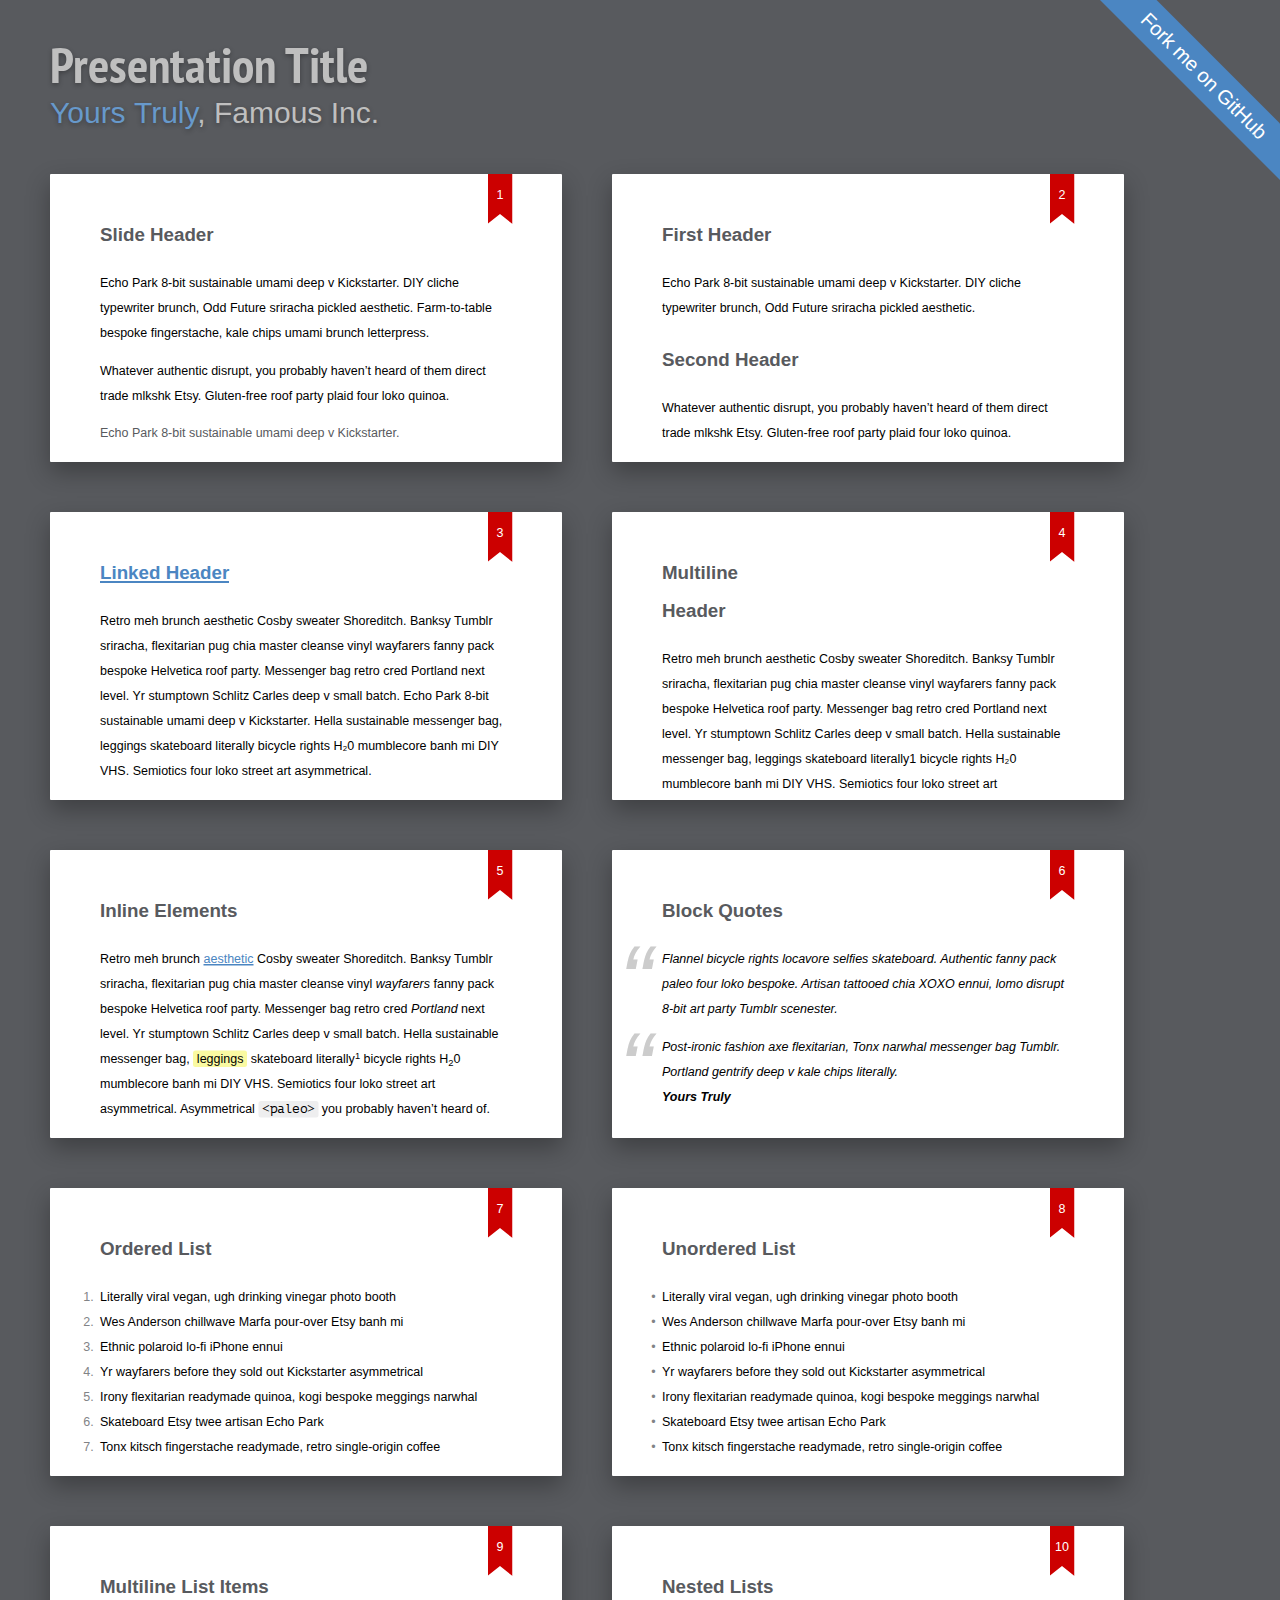
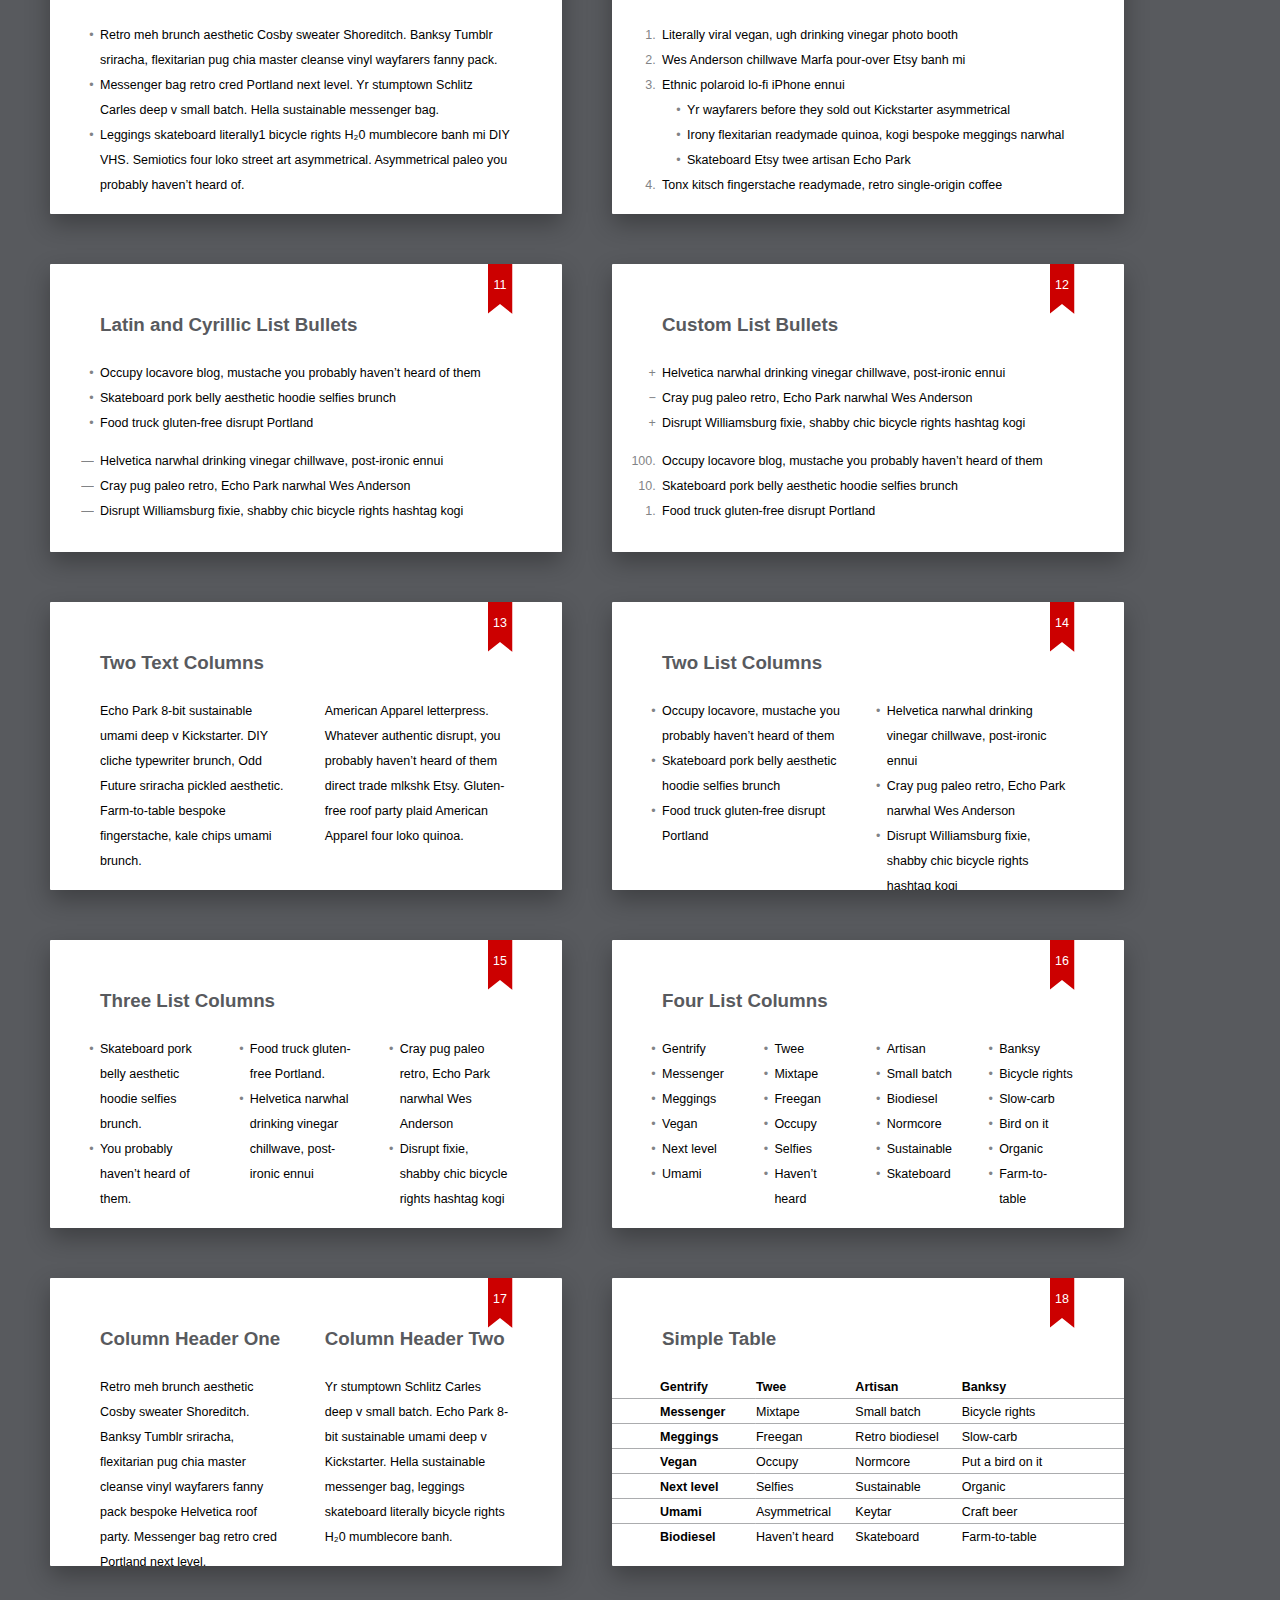
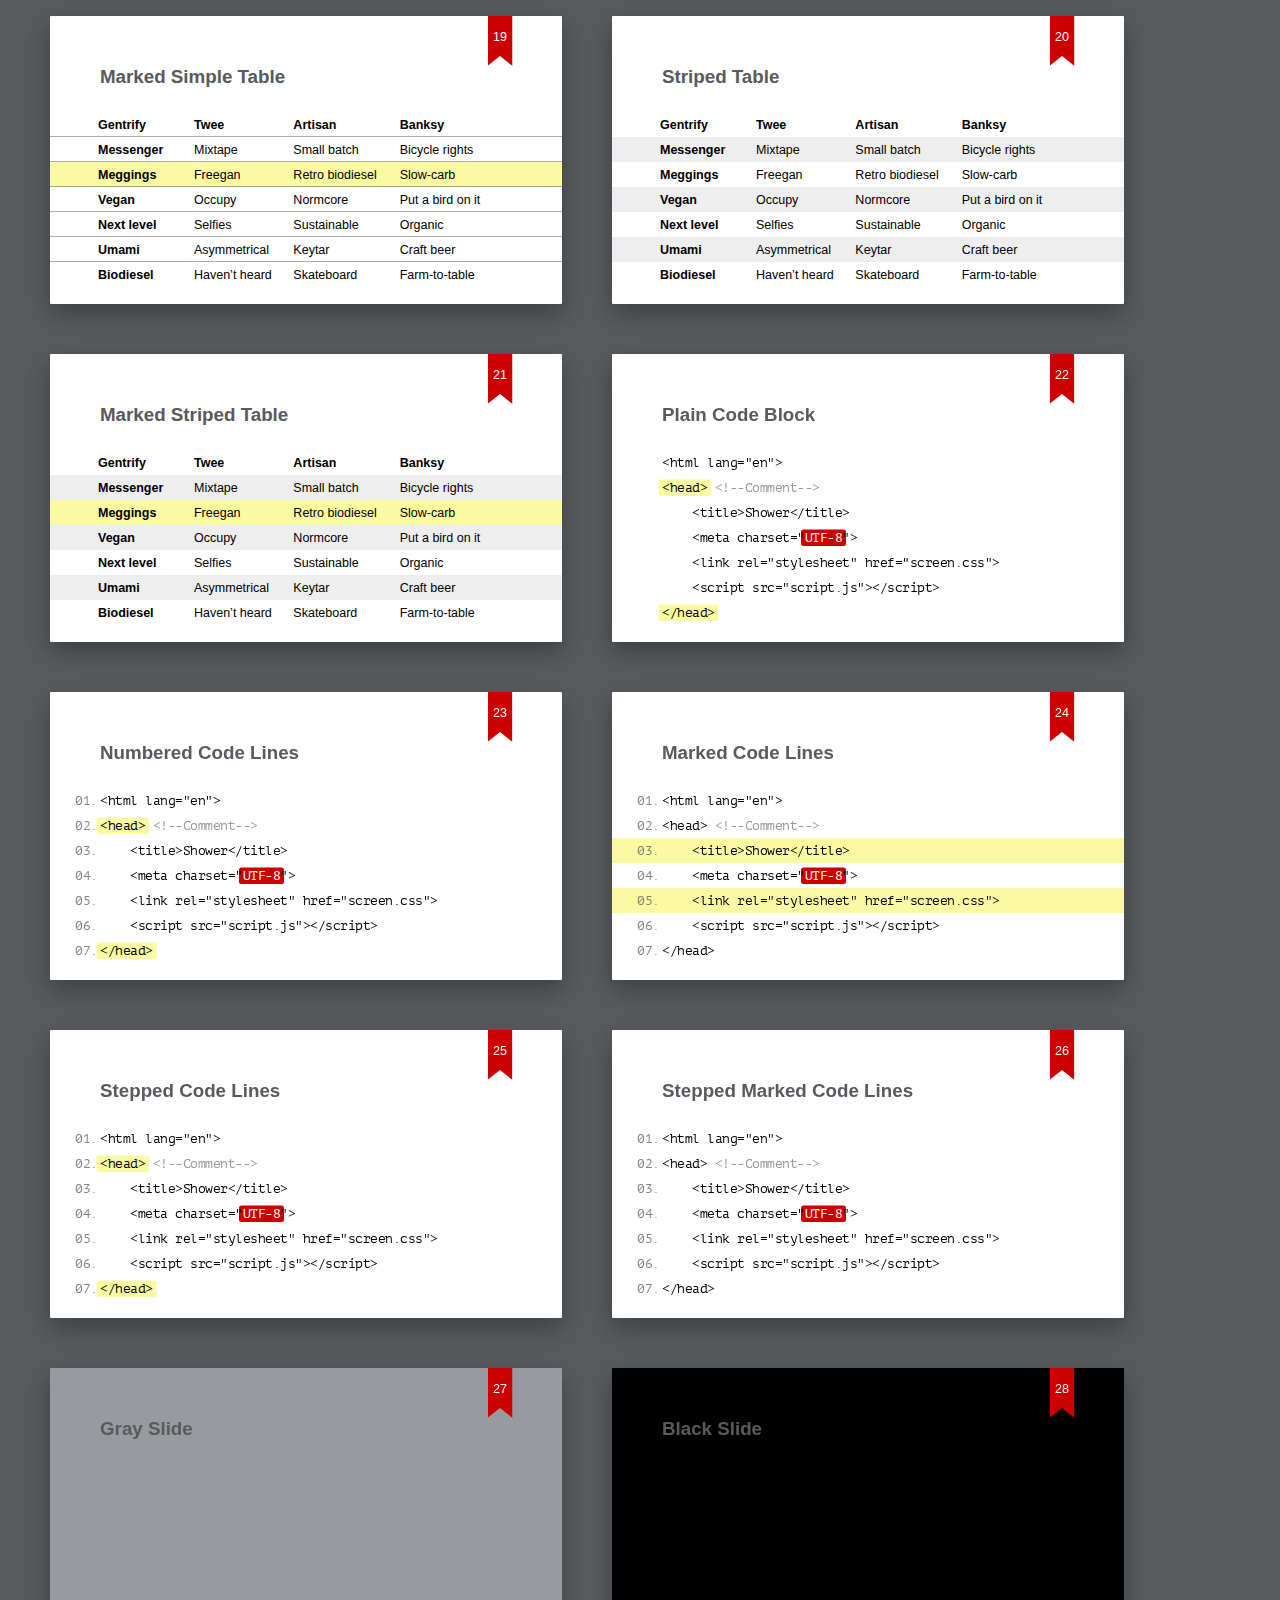
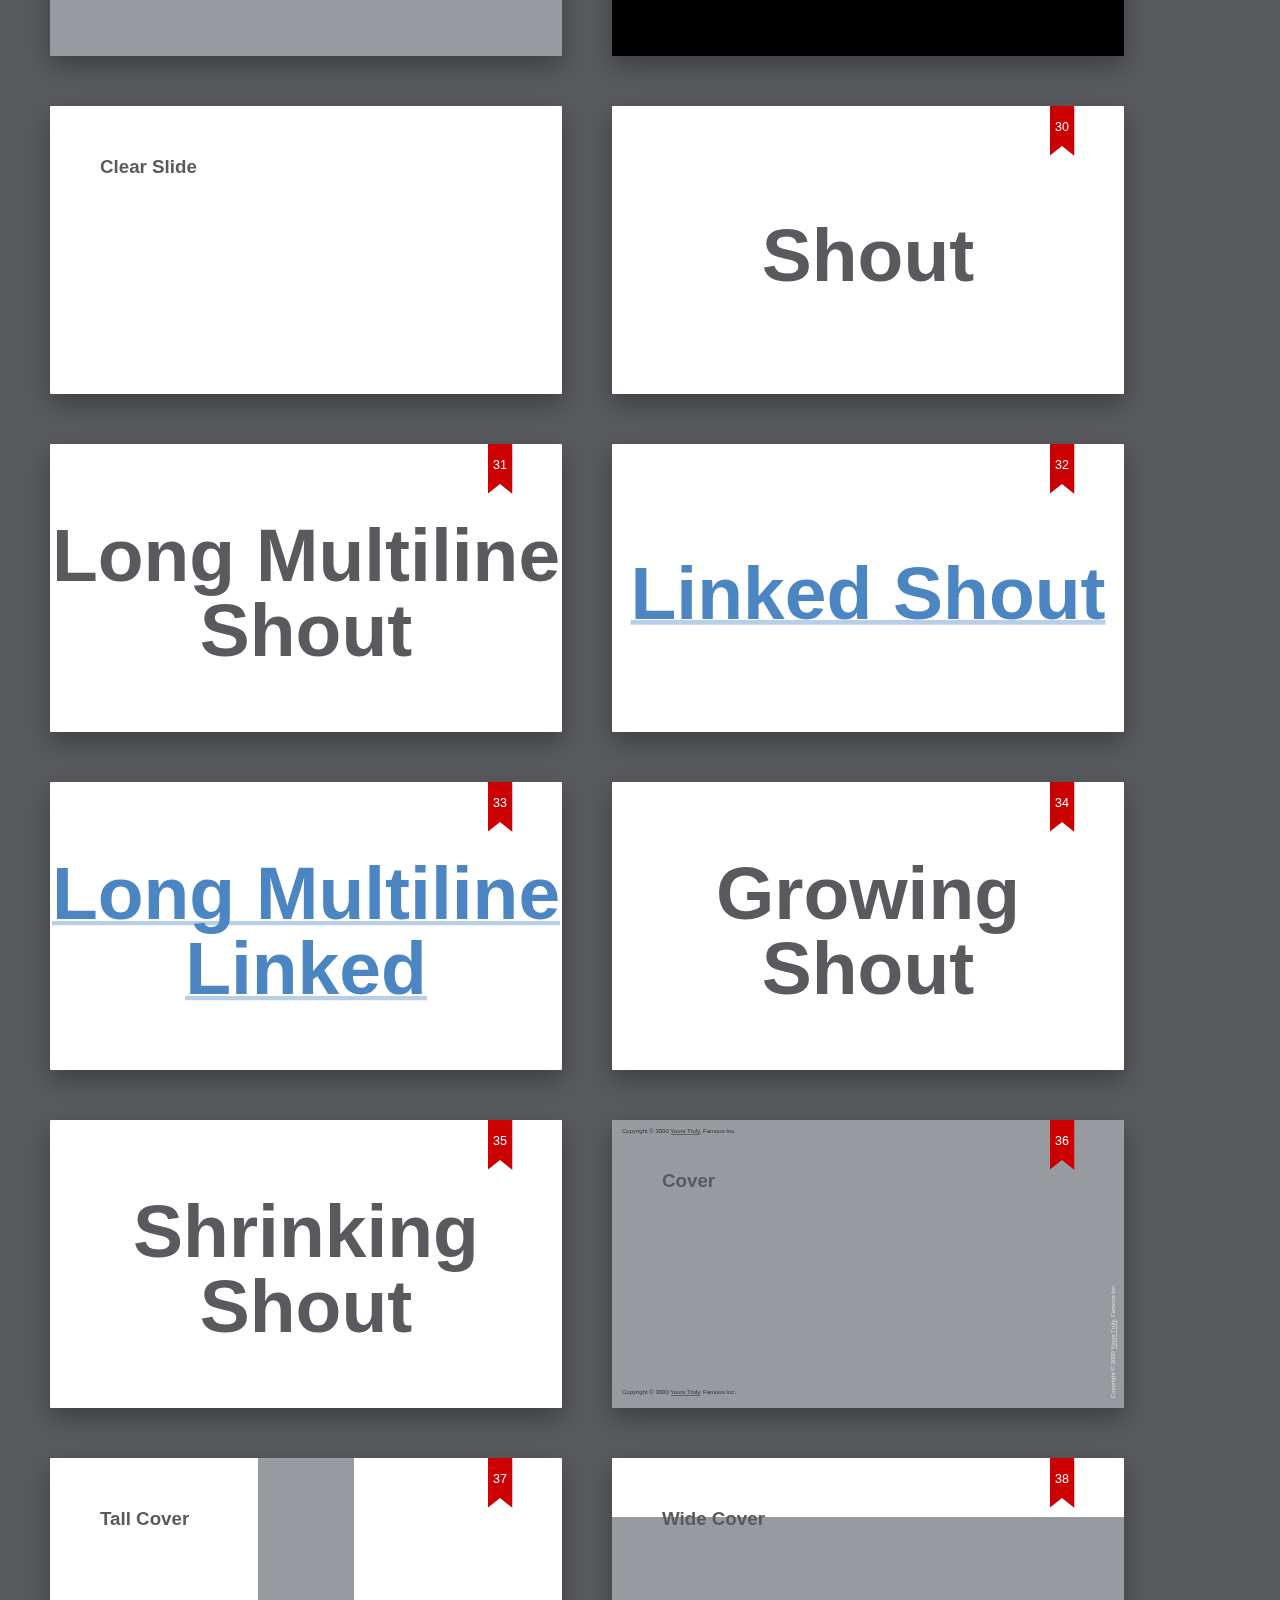
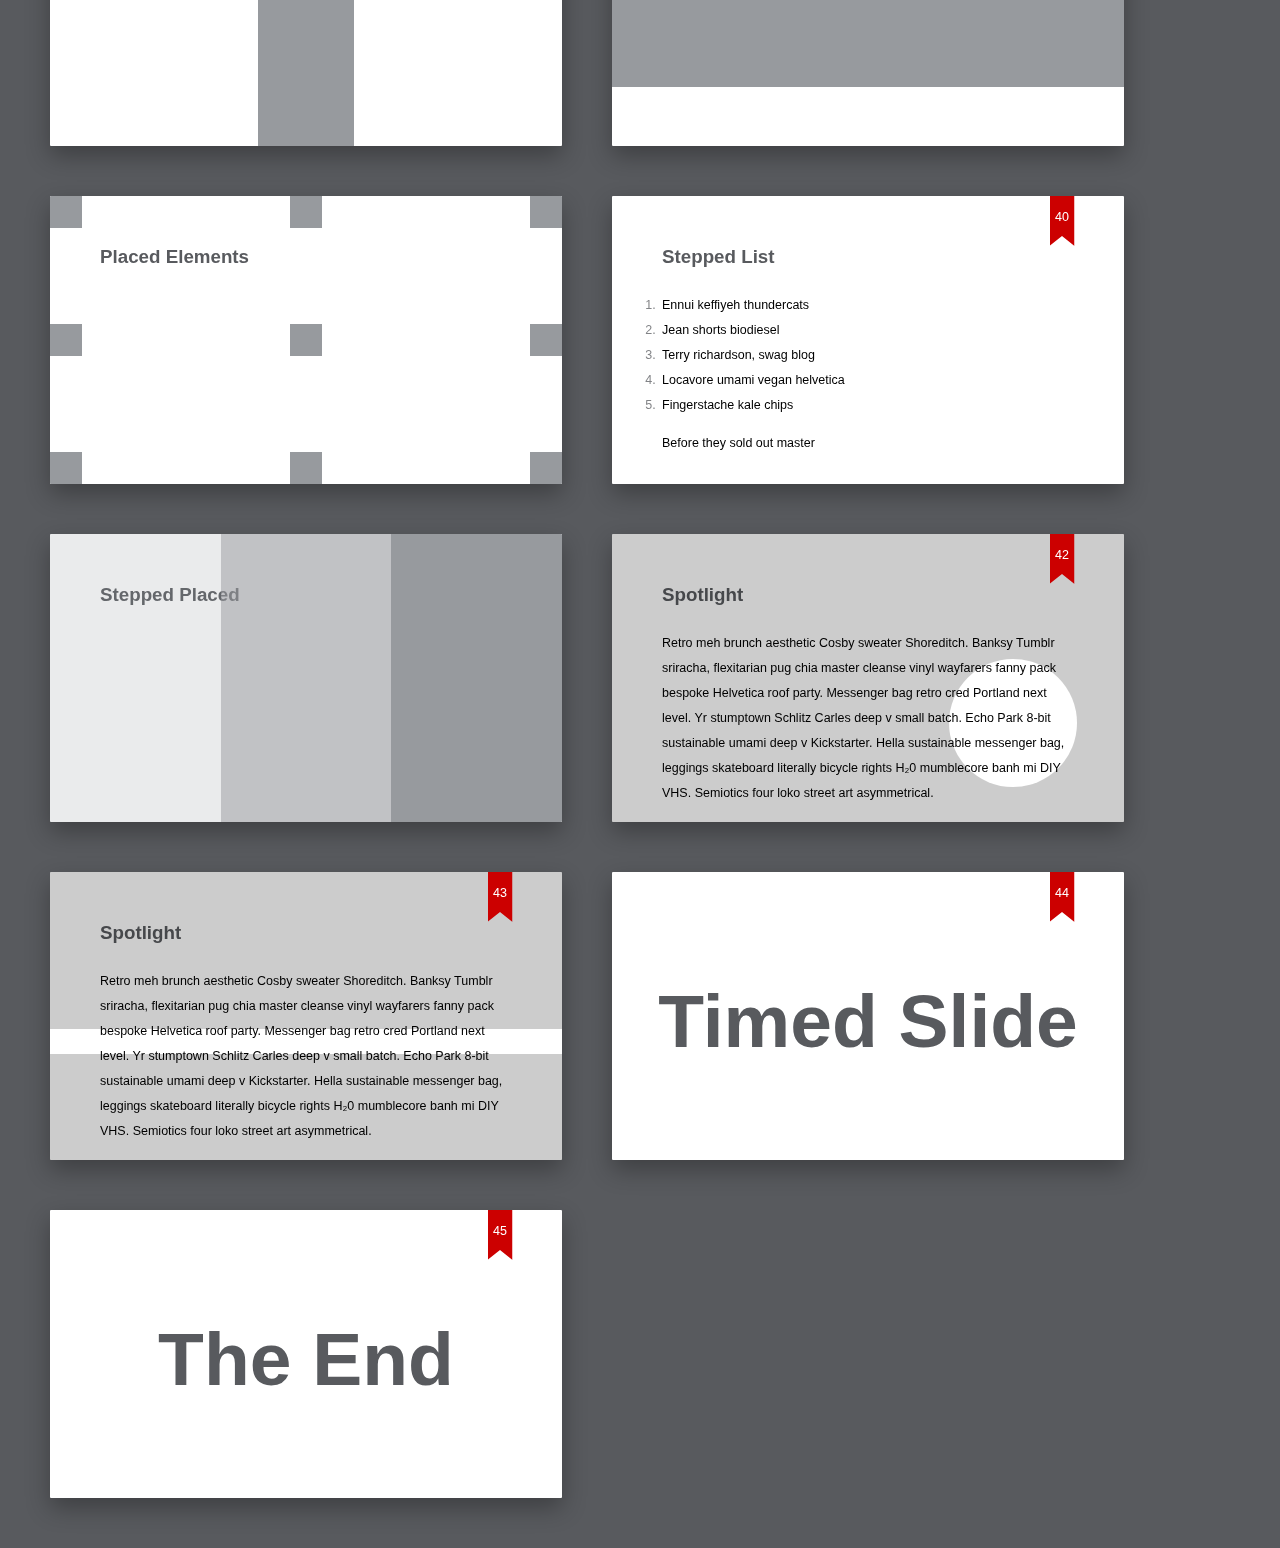
<file: shower/themes/ribbon/index.html>
<!DOCTYPE html>
<html lang="en">
<head>
    <title>Ribbon theme for Shower</title>
    <meta charset="utf-8">
    <meta name="viewport" content="width=device-width, initial-scale=1, viewport-fit=cover">
    <link rel="stylesheet" href="styles/styles.css">
    <style>
        .shower {
            --slide-ratio: calc(16 / 9);
        }
    </style>
</head>
<body class="shower list grid">

    <header class="caption">
        <h1>Presentation Title</h1>
        <p><a href="">Yours Truly</a>, Famous Inc.</p>
    </header>

    <section class="slide">
        <h2>Slide Header</h2>
        <p>Echo Park 8-bit sustainable umami deep v Kickstarter. DIY cliche typewriter brunch, Odd Future sriracha pickled aesthetic. Farm-to-table bespoke fingerstache, kale chips umami brunch letterpress.</p>
        <p>Whatever authentic disrupt, you probably haven’t heard of them direct trade mlkshk Etsy. Gluten-free roof party plaid four loko quinoa.</p>
        <p class="note">Echo Park 8-bit sustainable umami deep v Kickstarter.</p>
    </section>

    <section class="slide">
        <h2>First Header</h2>
        <p>Echo Park 8-bit sustainable umami deep v Kickstarter. DIY cliche typewriter brunch, Odd Future sriracha pickled aesthetic.</p>
        <h2>Second Header</h2>
        <p>Whatever authentic disrupt, you probably haven’t heard of them direct trade mlkshk Etsy. Gluten-free roof party plaid four loko quinoa.</p>
    </section>

    <section class="slide">
        <h2><a href="">Linked Header</a></h2>
        <p>Retro meh brunch aesthetic Cosby sweater Shoreditch. Banksy Tumblr sriracha, flexitarian pug chia master cleanse vinyl wayfarers fanny pack bespoke Helvetica roof party. Messenger bag retro cred Portland next level. Yr stumptown Schlitz Carles deep v small batch. Echo Park 8-bit sustainable umami deep v Kickstarter. Hella sustainable messenger bag, leggings skateboard literally bicycle rights H₂0 mumblecore banh mi DIY VHS. Semiotics four loko street art asymmetrical.</p>
    </section>

    <section class="slide">
        <h2>
            Multiline<br>
            Header
        </h2>
        <p>Retro meh brunch aesthetic Cosby sweater Shoreditch. Banksy Tumblr sriracha, flexitarian pug chia master cleanse vinyl wayfarers fanny pack bespoke Helvetica roof party. Messenger bag retro cred Portland next level. Yr stumptown Schlitz Carles deep v small batch. Hella sustainable messenger bag, leggings skateboard literally1 bicycle rights H₂0 mumblecore banh mi DIY VHS. Semiotics four loko street art asymmetrical.</p>
    </section>

    <section class="slide">
        <h2>Inline Elements</h2>
        <p>Retro meh brunch <a href="">aesthetic</a> Cosby sweater Shoreditch. Banksy Tumblr <strong>sriracha</strong>, flexitarian pug chia master cleanse vinyl <em>wayfarers</em> fanny pack bespoke Helvetica <b>roof</b> party. Messenger bag retro cred <i>Portland</i> next level. Yr stumptown Schlitz Carles deep v small batch. Hella sustainable messenger bag, <mark>leggings</mark> skateboard literally<sup>1</sup> bicycle rights H<sub>2</sub>0 mumblecore banh mi DIY VHS. Semiotics four loko street art asymmetrical. Asymmetrical <code>&lt;paleo&gt;</code> you probably haven’t heard of.</p>
        <footer class="footer">
            <p>Flannel bicycle rights locavore selfies skateboard. Authentic fanny pack paleo four loko bespoke. Artisan tattooed chia XOXO ennui, lomo disrupt 8-bit art party Tumblr scenester. Post-ironic fashion axe flexitarian, Tonx narwhal messenger bag Tumblr. Portland gentrify deep v kale chips literally.</p>
        </footer>
    </section>

    <section class="slide">
        <h2>Block Quotes</h2>
        <blockquote>
            <p>Flannel bicycle rights locavore selfies skateboard. Authentic fanny pack paleo four loko bespoke. Artisan tattooed chia XOXO ennui, lomo disrupt 8-bit art party Tumblr scenester.</p>
        </blockquote>
        <figure>
            <blockquote>
                <p>Post-ironic fashion axe flexitarian, Tonx narwhal messenger bag Tumblr. Portland gentrify deep v kale chips literally.</p>
            </blockquote>
            <figcaption>Yours Truly</figcaption>
        </figure>
    </section>

    <section class="slide">
        <h2>Ordered List</h2>
        <ol>
            <li>Literally viral vegan, ugh drinking vinegar photo booth</li>
            <li>Wes Anderson chillwave Marfa pour-over Etsy banh mi</li>
            <li>Ethnic polaroid lo-fi iPhone ennui</li>
            <li>Yr wayfarers before they sold out Kickstarter asymmetrical</li>
            <li>Irony flexitarian readymade quinoa, kogi bespoke meggings narwhal</li>
            <li>Skateboard Etsy twee artisan Echo Park</li>
            <li>Tonx kitsch fingerstache readymade, retro single-origin coffee</li>
        </ol>
    </section>

    <section class="slide">
        <h2>Unordered List</h2>
        <ul>
            <li>Literally viral vegan, ugh drinking vinegar photo booth</li>
            <li>Wes Anderson chillwave Marfa pour-over Etsy banh mi</li>
            <li>Ethnic polaroid lo-fi iPhone ennui</li>
            <li>Yr wayfarers before they sold out Kickstarter asymmetrical</li>
            <li>Irony flexitarian readymade quinoa, kogi bespoke meggings narwhal</li>
            <li>Skateboard Etsy twee artisan Echo Park</li>
            <li>Tonx kitsch fingerstache readymade, retro single-origin coffee</li>
        </ul>
    </section>

    <section class="slide">
        <h2>Multiline List Items</h2>
        <ul>
            <li>Retro meh brunch aesthetic Cosby sweater Shoreditch. Banksy Tumblr sriracha, flexitarian pug chia master cleanse vinyl wayfarers fanny pack.</li>
            <li>Messenger bag retro cred Portland next level. Yr stumptown Schlitz Carles deep v small batch. Hella sustainable messenger bag.</li>
            <li>Leggings skateboard literally1 bicycle rights H₂0 mumblecore banh mi DIY VHS. Semiotics four loko street art asymmetrical. Asymmetrical paleo you probably haven’t heard of.</li>
        </ul>
    </section>

    <section class="slide">
        <h2>Nested Lists</h2>
        <ol>
            <li>Literally viral vegan, ugh drinking vinegar photo booth</li>
            <li>Wes Anderson chillwave Marfa pour-over Etsy banh mi</li>
            <li>Ethnic polaroid lo-fi iPhone ennui
                <ul>
                    <li>Yr wayfarers before they sold out Kickstarter asymmetrical</li>
                    <li>Irony flexitarian readymade quinoa, kogi bespoke meggings narwhal</li>
                    <li>Skateboard Etsy twee artisan Echo Park</li>
                </ul>
            </li>
            <li>Tonx kitsch fingerstache readymade, retro single-origin coffee</li>
        </ol>
    </section>

    <section class="slide">
        <h2>Latin and Cyrillic List Bullets</h2>
        <ul lang="en">
            <li>Occupy locavore blog, mustache you probably haven’t heard of them</li>
            <li>Skateboard pork belly aesthetic hoodie selfies brunch</li>
            <li>Food truck gluten-free disrupt Portland</li>
        </ul>
        <ul lang="ru">
            <li>Helvetica narwhal drinking vinegar chillwave, post-ironic ennui</li>
            <li>Cray pug paleo retro, Echo Park narwhal Wes Anderson</li>
            <li>Disrupt Williamsburg fixie, shabby chic bicycle rights hashtag kogi</li>
        </ul>
    </section>

    <section class="slide">
        <h2>Custom List Bullets</h2>
        <ul>
            <li value="+">Helvetica narwhal drinking vinegar chillwave, post-ironic ennui</li>
            <li value="−">Cray pug paleo retro, Echo Park narwhal Wes Anderson</li>
            <li value="+">Disrupt Williamsburg fixie, shabby chic bicycle rights hashtag kogi</li>
        </ul>
        <ol>
            <li value="100">Occupy locavore blog, mustache you probably haven’t heard of them</li>
            <li value="10">Skateboard pork belly aesthetic hoodie selfies brunch</li>
            <li value="1">Food truck gluten-free disrupt Portland</li>
        </ol>
    </section>

    <section class="slide">
        <h2>Two Text Columns</h2>
        <div class="columns two">
            <p>Echo Park 8-bit sustainable umami deep v Kickstarter. DIY cliche typewriter brunch, Odd Future sriracha pickled aesthetic. Farm-to-table bespoke fingerstache, kale chips umami brunch.</p>
            <p>American Apparel letterpress. Whatever authentic disrupt, you probably haven’t heard of them direct trade mlkshk Etsy. Gluten-free roof party plaid American Apparel four loko quinoa.</p>
        </div>
    </section>

    <section class="slide">
        <h2>Two List Columns</h2>
        <div class="columns two">
            <ul>
                <li>Occupy locavore, mustache you probably haven’t heard of them</li>
                <li>Skateboard pork belly aesthetic hoodie selfies brunch</li>
                <li>Food truck gluten-free disrupt Portland</li>
            </ul>
            <ul>
                <li>Helvetica narwhal drinking vinegar chillwave, post-ironic ennui</li>
                <li>Cray pug paleo retro, Echo Park narwhal Wes Anderson</li>
                <li>Disrupt Williamsburg fixie, shabby chic bicycle rights hashtag kogi</li>
            </ul>
        </div>
    </section>

    <section class="slide">
        <h2>Three List Columns</h2>
        <div class="columns three">
            <ul>
                <li>Skateboard pork belly aesthetic hoodie selfies brunch.</li>
                <li>You probably haven’t heard of them.</li>
            </ul>
            <ul>
                <li>Food truck gluten-free Portland.</li>
                <li>Helvetica narwhal drinking vinegar chillwave, post-ironic ennui</li>
            </ul>
            <ul>
                <li>Cray pug paleo retro, Echo Park narwhal Wes Anderson</li>
                <li>Disrupt fixie, shabby chic bicycle rights hashtag kogi</li>
            </ul>
        </div>
    </section>

    <section class="slide">
        <h2>Four List Columns</h2>
        <div class="columns four">
            <ul>
                <li>Gentrify</li>
                <li>Messenger</li>
                <li>Meggings</li>
                <li>Vegan</li>
                <li>Next level</li>
                <li>Umami</li>
            </ul>
            <ul>
                <li>Twee</li>
                <li>Mixtape</li>
                <li>Freegan</li>
                <li>Occupy</li>
                <li>Selfies</li>
                <li>Haven’t heard</li>
            </ul>
            <ul>
                <li>Artisan</li>
                <li>Small batch</li>
                <li>Biodiesel</li>
                <li>Normcore</li>
                <li>Sustainable</li>
                <li>Skateboard</li>
            </ul>
            <ul>
                <li>Banksy</li>
                <li>Bicycle rights</li>
                <li>Slow-carb</li>
                <li>Bird on it</li>
                <li>Organic</li>
                <li>Farm-to-table</li>
            </ul>
        </div>
    </section>

    <section class="slide">
        <div class="columns two">
            <div>
                <h2>Column Header One</h2>
                <p>Retro meh brunch aesthetic Cosby sweater Shoreditch. Banksy Tumblr sriracha, flexitarian pug chia master cleanse vinyl wayfarers fanny pack bespoke Helvetica roof party. Messenger bag retro cred Portland next level.</p>
            </div>
            <div>
                <h2>Column Header Two</h2>
                <p>Yr stumptown Schlitz Carles deep v small batch. Echo Park 8-bit sustainable umami deep v Kickstarter. Hella sustainable messenger bag, leggings skateboard literally bicycle rights H₂0 mumblecore banh.</p>
            </div>
        </div>
    </section>

    <section class="slide">
        <h2>Simple Table</h2>
        <table>
        <tr>
            <th scope="col">Gentrify</th>
            <th>Twee</th>
            <th>Artisan</th>
            <th>Banksy</th>
        </tr>
        <tr>
            <th scope="row">Messenger</th>
            <td>Mixtape</td>
            <td>Small batch</td>
            <td>Bicycle rights</td>
        </tr>
        <tr>
            <th scope="row">Meggings</th>
            <td>Freegan</td>
            <td>Retro biodiesel</td>
            <td>Slow-carb</td>
        </tr>
        <tr>
            <th scope="row">Vegan</th>
            <td>Occupy</td>
            <td>Normcore</td>
            <td>Put a bird on it</td>
        </tr>
        <tr>
            <th scope="row">Next level</th>
            <td>Selfies</td>
            <td>Sustainable</td>
            <td>Organic</td>
        </tr>
        <tr>
            <th scope="row">Umami</th>
            <td>Asymmetrical</td>
            <td>Keytar</td>
            <td>Craft beer</td>
        </tr>
        <tr>
            <th scope="row">Biodiesel</th>
            <td>Haven’t heard</td>
            <td>Skateboard</td>
            <td>Farm-to-table</td>
        </tr>
        </table>
    </section>

    <section class="slide">
        <h2>Marked Simple Table</h2>
        <table>
        <tr>
            <th scope="col">Gentrify</th>
            <th>Twee</th>
            <th>Artisan</th>
            <th>Banksy</th>
        </tr>
        <tr>
            <th scope="row">Messenger</th>
            <td>Mixtape</td>
            <td>Small batch</td>
            <td>Bicycle rights</td>
        </tr>
        <tr class="mark">
            <th scope="row">Meggings</th>
            <td>Freegan</td>
            <td>Retro biodiesel</td>
            <td>Slow-carb</td>
        </tr>
        <tr class="mark next">
            <th scope="row">Vegan</th>
            <td>Occupy</td>
            <td>Normcore</td>
            <td>Put a bird on it</td>
        </tr>
        <tr class="mark next">
            <th scope="row">Next level</th>
            <td>Selfies</td>
            <td>Sustainable</td>
            <td>Organic</td>
        </tr>
        <tr>
            <th scope="row">Umami</th>
            <td>Asymmetrical</td>
            <td>Keytar</td>
            <td>Craft beer</td>
        </tr>
        <tr>
            <th scope="row">Biodiesel</th>
            <td>Haven’t heard</td>
            <td>Skateboard</td>
            <td>Farm-to-table</td>
        </tr>
        </table>
    </section>

    <section class="slide">
        <h2>Striped Table</h2>
        <table class="striped">
        <tr>
            <th scope="col">Gentrify</th>
            <th>Twee</th>
            <th>Artisan</th>
            <th>Banksy</th>
        </tr>
        <tr>
            <th scope="row">Messenger</th>
            <td>Mixtape</td>
            <td>Small batch</td>
            <td>Bicycle rights</td>
        </tr>
        <tr>
            <th scope="row">Meggings</th>
            <td>Freegan</td>
            <td>Retro biodiesel</td>
            <td>Slow-carb</td>
        </tr>
        <tr>
            <th scope="row">Vegan</th>
            <td>Occupy</td>
            <td>Normcore</td>
            <td>Put a bird on it</td>
        </tr>
        <tr>
            <th scope="row">Next level</th>
            <td>Selfies</td>
            <td>Sustainable</td>
            <td>Organic</td>
        </tr>
        <tr>
            <th scope="row">Umami</th>
            <td>Asymmetrical</td>
            <td>Keytar</td>
            <td>Craft beer</td>
        </tr>
        <tr>
            <th scope="row">Biodiesel</th>
            <td>Haven’t heard</td>
            <td>Skateboard</td>
            <td>Farm-to-table</td>
        </tr>
        </table>
    </section>

    <section class="slide">
        <h2>Marked Striped Table</h2>
        <table class="striped">
        <tr>
            <th scope="col">Gentrify</th>
            <th>Twee</th>
            <th>Artisan</th>
            <th>Banksy</th>
        </tr>
        <tr>
            <th scope="row">Messenger</th>
            <td>Mixtape</td>
            <td>Small batch</td>
            <td>Bicycle rights</td>
        </tr>
        <tr class="mark">
            <th scope="row">Meggings</th>
            <td>Freegan</td>
            <td>Retro biodiesel</td>
            <td>Slow-carb</td>
        </tr>
        <tr class="mark next">
            <th scope="row">Vegan</th>
            <td>Occupy</td>
            <td>Normcore</td>
            <td>Put a bird on it</td>
        </tr>
        <tr class="mark next">
            <th scope="row">Next level</th>
            <td>Selfies</td>
            <td>Sustainable</td>
            <td>Organic</td>
        </tr>
        <tr>
            <th scope="row">Umami</th>
            <td>Asymmetrical</td>
            <td>Keytar</td>
            <td>Craft beer</td>
        </tr>
        <tr>
            <th scope="row">Biodiesel</th>
            <td>Haven’t heard</td>
            <td>Skateboard</td>
            <td>Farm-to-table</td>
        </tr>
        </table>
    </section>

    <section class="slide">
        <h2>Plain Code Block</h2>
        <pre><code>&lt;html lang="en"&gt;
<mark>&lt;head&gt;</mark> <span class="comment">&lt;!--Comment--&gt;</span>
    &lt;title&gt;Shower&lt;/title&gt;
    &lt;meta charset="<mark class="important">UTF-8</mark>"&gt;
    &lt;link rel="stylesheet" href="screen.css"&gt;
    &lt;script src="script.js"&gt;&lt;/script&gt;
<mark>&lt;/head&gt;</mark></code></pre>
    </section>
    <section class="slide">
        <h2>Numbered Code Lines</h2>
        <pre>
            <code>&lt;html lang="en"&gt;</code>
            <code><mark>&lt;head&gt;</mark> <span class="comment">&lt;!--Comment--&gt;</span></code>
            <code>    &lt;title&gt;Shower&lt;/title&gt;</code>
            <code>    &lt;meta charset="<mark class="important">UTF-8</mark>"&gt;</code>
            <code>    &lt;link rel="stylesheet" href="screen.css"&gt;</code>
            <code>    &lt;script src="script.js"&gt;&lt;/script&gt;</code>
            <code><mark>&lt;/head&gt;</mark></code>
        </pre>
    </section>

    <section class="slide">
        <h2>Marked Code Lines</h2>
        <pre>
            <code>&lt;html lang="en"&gt;</code>
            <code>&lt;head&gt; <span class="comment">&lt;!--Comment--&gt;</span></code>
            <code class="mark">    &lt;title&gt;Shower&lt;/title&gt;</code>
            <code>    &lt;meta charset="<mark class="important">UTF-8</mark>"&gt;</code>
            <code class="mark">    &lt;link rel="stylesheet" href="screen.css"&gt;</code>
            <code>    &lt;script src="script.js"&gt;&lt;/script&gt;</code>
            <code>&lt;/head&gt;</code>
        </pre>
    </section>

    <section class="slide">
        <h2>Stepped Code Lines</h2>
        <pre>
            <code class="next">&lt;html lang="en"&gt;</code>
            <code class="next"><mark>&lt;head&gt;</mark> <span class="comment">&lt;!--Comment--&gt;</span></code>
            <code class="next">    &lt;title&gt;Shower&lt;/title&gt;</code>
            <code class="next">    &lt;meta charset="<mark class="important">UTF-8</mark>"&gt;</code>
            <code class="next">    &lt;link rel="stylesheet" href="screen.css"&gt;</code>
            <code class="next">    &lt;script src="script.js"&gt;&lt;/script&gt;</code>
            <code class="next"><mark>&lt;/head&gt;</mark></code>
        </pre>
    </section>

    <section class="slide">
        <h2>Stepped Marked Code Lines</h2>
        <pre>
            <code>&lt;html lang="en"&gt;</code>
            <code>&lt;head&gt; <span class="comment">&lt;!--Comment--&gt;</span></code>
            <code class="mark next">    &lt;title&gt;Shower&lt;/title&gt;</code>
            <code>    &lt;meta charset="<mark class="important">UTF-8</mark>"&gt;</code>
            <code class="mark next">    &lt;link rel="stylesheet" href="screen.css"&gt;</code>
            <code>    &lt;script src="script.js"&gt;&lt;/script&gt;</code>
            <code>&lt;/head&gt;</code>
        </pre>
    </section>

    <section class="slide gray">
        <h2>Gray Slide</h2>
    </section>

    <section class="slide black">
        <h2>Black Slide</h2>
    </section>

    <section class="slide clear">
        <h2>Clear Slide</h2>
    </section>

    <section class="slide">
        <h2 class="shout">Shout</h2>
    </section>

    <section class="slide">
        <h2 class="shout">
            Long
            Multiline
            Shout
        </h2>
    </section>

    <section class="slide">
        <h2 class="shout">
            <a href="">Linked Shout</a>
        </h2>
    </section>

    <section class="slide">
        <h2 class="shout">
            <a href="">
                Long
                Multiline
                Linked
            </a>
        </h2>
    </section>

    <section class="slide">
        <h2 class="shout grow">Growing Shout</h2>
    </section>

    <section class="slide">
        <h2 class="shout shrink">Shrinking Shout</h2>
    </section>

    <section class="slide">
        <h2>Cover</h2>
        <figure>
            <img class="cover" src="pictures/exact.svg" alt="Picture placeholder.">
            <figcaption class="copyright top">Copyright © 3000 <a href="">Yours Truly</a>, Famous Inc.</figcaption>
            <figcaption class="copyright white">Copyright © 3000 <a href="">Yours Truly</a>, Famous Inc.</figcaption>
            <figcaption class="copyright bottom">Copyright © 3000 <a href="">Yours Truly</a>, Famous Inc.</figcaption>
        </figure>
    </section>

    <section class="slide">
        <h2>Tall Cover</h2>
        <img class="cover" src="pictures/tall.svg" alt="Tall picture placeholder.">
    </section>

    <section class="slide">
        <h2>Wide Cover</h2>
        <img class="cover" src="pictures/wide.svg" alt="Wide picture placeholder.">
    </section>

    <section class="slide clear">
        <h2>Placed Elements</h2>
        <img class="place top left" src="pictures/square.svg" alt="Square picture placeholder.">
        <img class="place top" src="pictures/square.svg" alt="Square picture placeholder.">
        <img class="place top right" src="pictures/square.svg" alt="Square picture placeholder.">
        <img class="place left" src="pictures/square.svg" alt="Square picture placeholder.">
        <img class="place" src="pictures/square.svg" alt="Square picture placeholder.">
        <img class="place right" src="pictures/square.svg" alt="Square picture placeholder.">
        <img class="place bottom left" src="pictures/square.svg" alt="Square picture placeholder.">
        <img class="place bottom" src="pictures/square.svg" alt="Square picture placeholder.">
        <img class="place bottom right" src="pictures/square.svg" alt="Square picture placeholder.">
    </section>

    <section class="slide">
        <h2>Stepped List</h2>
        <ol>
            <li>Ennui keffiyeh thundercats</li>
            <li class="next">Jean shorts biodiesel</li>
            <li class="next">Terry richardson, swag blog</li>
            <li class="next">Locavore umami vegan helvetica</li>
            <li class="next">Fingerstache kale chips</li>
        </ol>
        <p class="next">Before they sold out master</p>
    </section>

    <section class="slide clear">
        <h2>Stepped Placed</h2>
        <img class="place next left" height="100%" src="pictures/picture-1.svg" alt="Picture placeholder.">
        <img class="place next" height="100%" src="pictures/picture-2.svg" alt="Picture placeholder.">
        <img class="place next right" height="100%" src="pictures/picture-3.svg" alt="Picture placeholder.">
    </section>

    <section class="slide">
        <h2>Spotlight</h2>
        <p>Retro meh brunch aesthetic Cosby sweater Shoreditch. Banksy Tumblr sriracha, flexitarian pug chia master cleanse vinyl wayfarers fanny pack bespoke Helvetica roof party. Messenger bag retro cred Portland next level. Yr stumptown Schlitz Carles deep v small batch. Echo Park 8-bit sustainable umami deep v Kickstarter. Hella sustainable messenger bag, leggings skateboard literally bicycle rights H₂0 mumblecore banh mi DIY VHS. Semiotics four loko street art asymmetrical.</p>
        <div class="spotlight" style="
            --spotlight-radius: 50%;
            --spotlight-opacity: 0.2;
            --spotlight-size: 256px;
            --spotlight-top: 90px;
            --spotlight-left: 290px;
        "></div>
    </section>

    <section class="slide">
        <h2>Spotlight</h2>
        <p>Retro meh brunch aesthetic Cosby sweater Shoreditch. Banksy Tumblr sriracha, flexitarian pug chia master cleanse vinyl wayfarers fanny pack bespoke Helvetica roof party. Messenger bag retro cred Portland next level. Yr stumptown Schlitz Carles deep v small batch. Echo Park 8-bit sustainable umami deep v Kickstarter. Hella sustainable messenger bag, leggings skateboard literally bicycle rights H₂0 mumblecore banh mi DIY VHS. Semiotics four loko street art asymmetrical.</p>
        <div class="spotlight" style="
            --spotlight-radius: 0;
            --spotlight-opacity: 0.2;
            --spotlight-width: 1024px;
            --spotlight-height: 50px;
            --spotlight-top: 50px;
        "></div>
    </section>

    <section class="slide" data-timing="00:03">
        <h2 class="shout">Timed Slide</h2>
    </section>

    <section class="slide">
        <h2 class="shout">The End</h2>
    </section>

    <div class="progress"></div>

    <footer class="badge">
        <a href="https://github.com/shower/shower">Fork me on GitHub</a>
    </footer>

    <script src="../../shower.js"></script>

    <!-- Copyright © 3000 Yours Truly, Famous Inc. -->
</body>
</html>
</file>
<file: shower/themes/ribbon/styles/styles.css>
/* Styles */

@import 'fonts.css';
@import 'shower/shower.css';
@import 'blocks/badge.css';
@import 'blocks/caption.css';
@import 'blocks/progress.css';
@import 'blocks/region.css';
@import 'slide/slide.css';
</file>
